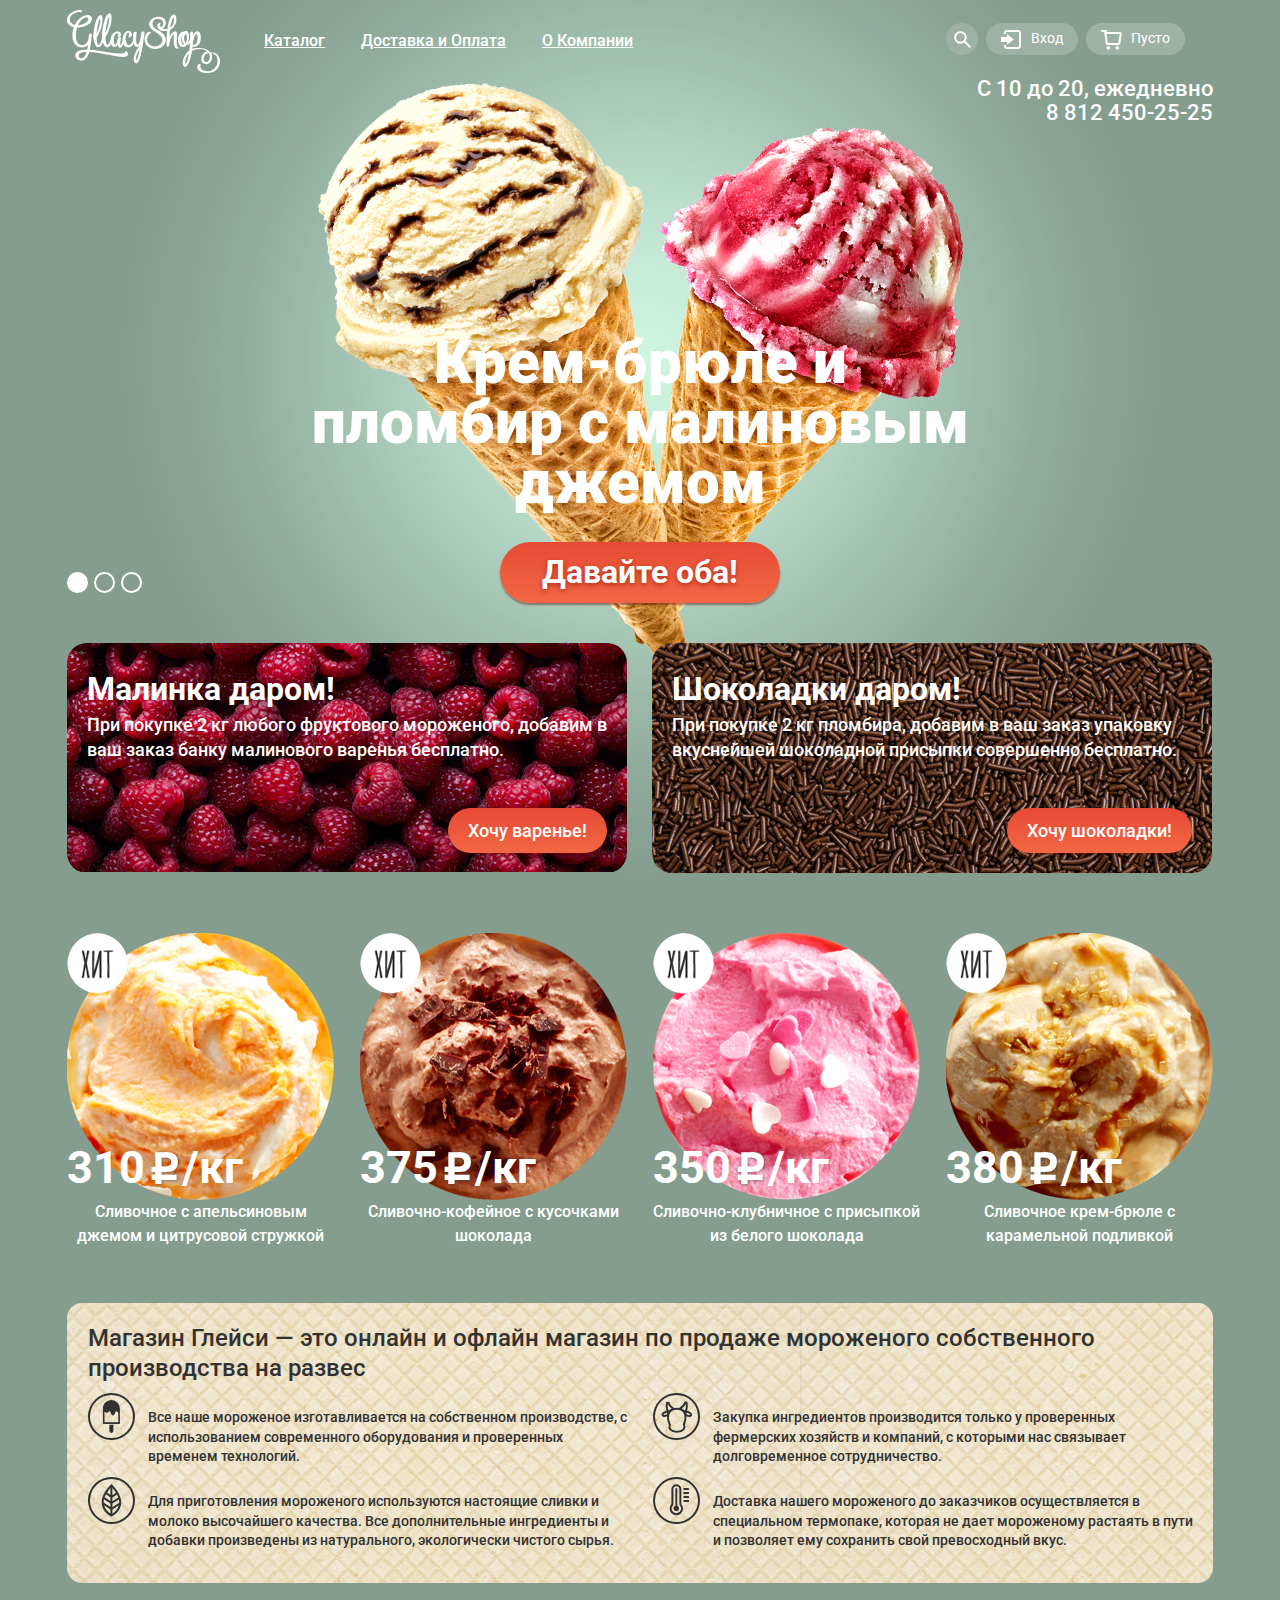
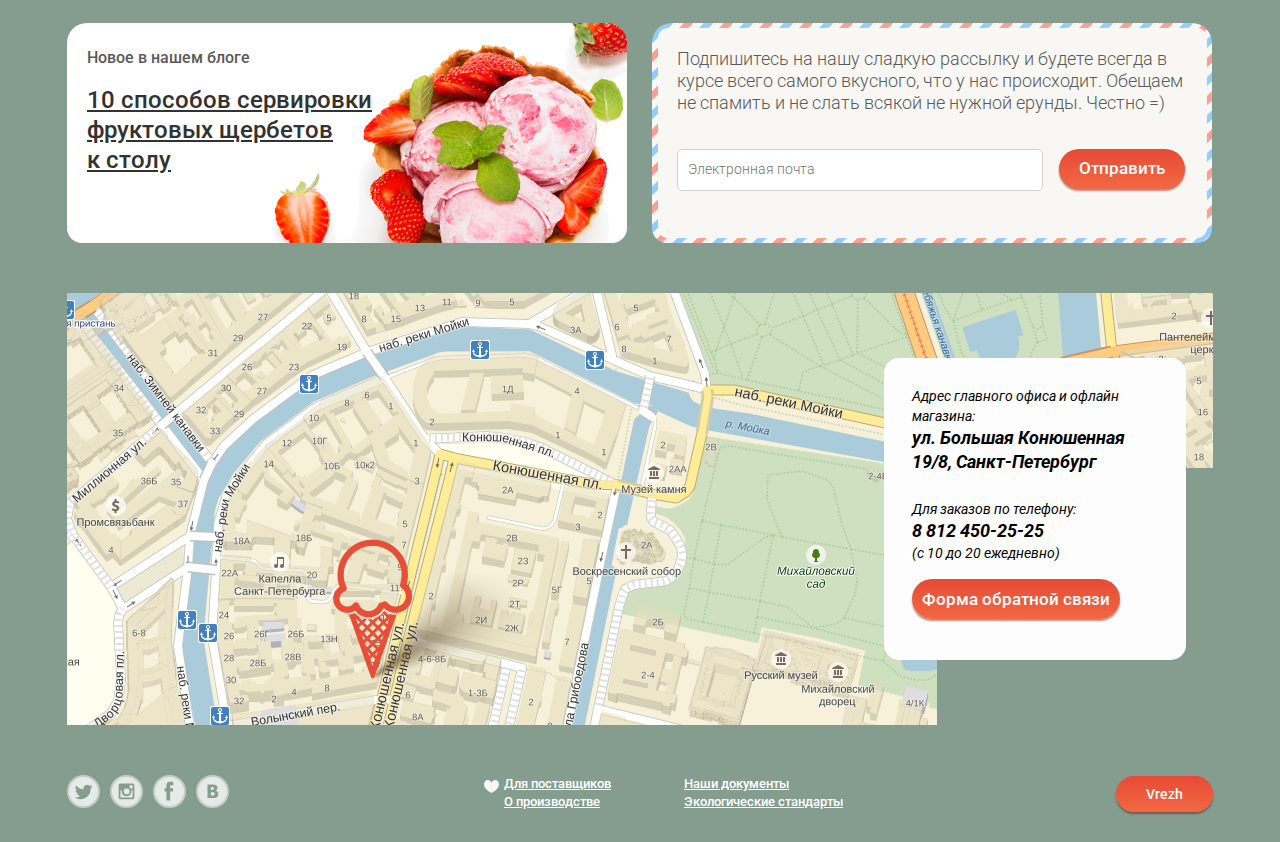
<file: index.html>
<html>
	<head>
		<meta charset="utf-8">
    <title>Gllacy</title>
 		<link href="https://fonts.googleapis.com/css?family=Roboto:100,300,400,500,700,900&amp;subset=cyrillic" rel="stylesheet"> 		<link rel="stylesheet" href="css/normalize.css">
    <link rel="stylesheet" href="css/style.css">	
		<meta name="viewport" content="width=1024">
	</head>
	<body>
		<div class="banner">
			<header class="main-header wrapper clearfix">
				<a href="index.html">
					<img src="img/header/logo.svg" alt="Gllacy" class="nav-logo">
				</a>
				<nav class="main-navigation">
				<ul class="main-menu">
					<li id="dropdown-call-list">
						<a href="catalog.html">Каталог</a>
						<ul class="dropdown" id="dropdown-list">
							<li><span class='dropdown-header'>Новинки</span></li>
							<li><a href="#">Сливочное</a></li>
							<li class="current"><a href="#">Щербеты</a></li>
							<li><a href="#">Фруктовый лед</a></li>
							<li><a href="#">Мелорин</a></li>
						</ul>
					</li>
					<li id="dropdown-call-buy">
						<a href="#">
							Доставка и Оплатa
						</a>
						<div class="dropdown-buy" id="dropdown-buy">
							<p> При покупке 2 кг любого фруктового мороженого, добавим в ваш заказ банку малинового варенья бесплатно. </p>
							<p> Доставка нашего мороженого до заказчиков осуществляется в специальном термопаке, которая не дает мороженому растаять в пути и позволяет ему сохранить свой превосходный вкус. </p>
							<p> При покупке 2 кг пломбира, добавим в ваш заказ упаковку вкуснейшей шоколадной присыпки совершенно бесплатно. </p>
						</div>
					</li>
					<li id="dropdown-call-company">
						<a href="#">О Кoмпании</a>
						<div class="dropdown-about-company" id="dropdown-company">
							<b>
								Магазин Глейси — это онлайн и офлайн магазин по продаже мороженого собственного производства на развес
							</b>
							<p>
								Все наше мороженое изготавливается на собственном производстве, с использованием современного оборудования и проверенных временем технологий.

								Для приготовления мороженого используются настоящие сливки и молоко высочайшего качества. Все дополнительные ингредиенты и добавки произведены из натурального, экологически чистого сырья.
							</p>
						</div>
					</li>
				</ul>
				</nav>
				<section class="common-buttons">
						<div class="common-buttons-wrap">
							<a href="" class='common-btn btn-search' id="search">Поиск</a>
							<div class="dropdown-search" id="dropdown-search">
								<input type="search" placeholder="Что ищем?">
							</div>
						</div>
						<div class="common-buttons-wrap">
							<a href="" class='common-btn btn-log' id="log-button">Вход</a>
							<div class="dropdown-login" id="dropdown-login">
								<form action="" class="log">	
									<input type="mail" placeholder="Электронная почта" required=''>
									<input type="password" placeholder="Пароль" required=''>
									<button class="btn" type="submit">Войти</button>
									<div class="login-inf">	
										<a href="">Забыли пароль</a>
										<a href="">Новая регистрация</a>
								</div>
								</form>
							</div>
						</div>
						<div class="common-buttons-wrap">
							<a href="" class='common-btn btn-basket'>Пусто</a>
						</div>				
				</section>
				<aside class="common-information">
						<p>
							С 10 до 20, ежедневно <br>
							8 812 450-25-25
						</p>
					</aside>
			</header>

			<main class="wrapper">
				<section class="main-banner">
					<div id="slide-1" class="slide">
						<p>
							Крем-брюле и пломбир с малиновым джемом
						</p>
						<a href="catalog.html" class='btn'>Давайте оба!</a>
					</div>
					<div id="slide-2" class="slide">
						<p>
							Шоколадный пломбир и лимонный сорбет 
						</p>
						<a href="catalog.html" class='btn'>Давайте оба!</a>
					</div>
					<div id="slide-3" class="slide">
						<p>
							Пломбир с помадкой и клубничный щербет
						</p>
						<a href="catalog.html" class='btn'>Давайте оба!</a>
					</div>

					<div class="dots">
						<span class="dot current"></span>
						<span class="dot"></span>
						<span class="dot"></span>
					</div>
					
				</section>
				<section class="main-inner-columns clearfix">
					<div class="inner-column inner-berry">
						<h2>Малинка даром!</h2>
						<p>
							При покупке 2 кг любого фруктового мороженого, добавим в ваш заказ банку малинового варенья бесплатно.
						</p>
						<a href="catalog.html" class="btn">Хочу варенье!</a>
					</div>
					<div class="inner-column inner-choc">
						<h2>Шоколадки даром!</h2>
						<p>
							При покупке 2 кг пломбира, добавим в ваш заказ упаковку вкуснейшей шоколадной присыпки совершенно бесплатно.
						</p>
						<a href="catalog.html" class="btn">Хочу шоколадки!</a>
					</div>
				</section>
				
				<section class="main-items index clearfix">
					<section class="item">
						<div class="item-hover">
							<div class="item-content">
								<img src="img/hit/heat1.png" alt="">
								<p class='item-price'>
									<span>310<img src="img/hit/rubble.svg" alt="">/кг</span>
								</p>
								<a href="catalog.html">
									Сливочное с апельсиновым джемом и цитрусовой стружкой
								</a>
							</div>
							<a href="catalog.html" class='btn item-btn'>
								Быстрый просмотр
							</a>
						</div>
					</section>
					<section class="item">
						<div class="item-hover">
							<div class="item-content">
								<img src="img/hit/heat2.png" alt="">
								<p class='item-price'>
									<span>375<img src="img/hit/rubble.svg" alt="">/кг</span>
									</p>
								<a href="catalog.html">
									Сливочно-кофейное с кусочками шоколада
								</a>
							</div>
							<a href="catalog.html" class='btn item-btn'>
								Быстрый просмотр
							</a>
						</div>
					</section>
					<section class="item">
						<div class="item-hover">
							<div class="item-content">
								<img src="img/hit/heat3.png" alt="">
								<p class='item-price'>
									<span>350<img src="img/hit/rubble.svg" alt="">/кг</span>
								</p>
								<a href="catalog.html">
									Сливочно-клубничное с присыпкой из белого шоколада
								</a>
							</div>
							<a href="catalog.html" class='btn item-btn'>
								Быстрый просмотр
							</a>
						</div>
					</section>
					<section class="item">
						<div class="item-hover">
							<div class="item-content">
								<img src="img/hit/heat4.png" alt="">
								<p class='item-price'>
									<span>380<img src="img/hit/rubble.svg" alt="">/кг</span>
								</p>
								<a href="catalog.html">
									Сливочное крем-брюле с карамельной подливкой
								</a>
							</div>
							<a href="catalog.html" class='btn item-btn'>
								Быстрый просмотр
							</a>
						</div>
					</section>
				</section>
				
				<section class="main-about">
					<p>Магазин Глейси  — это онлайн и офлайн магазин по продаже мороженого собственного производства на развес</p>
					<div class="main-about-left">
						<p>
							Все наше мороженое изготавливается на собственном производстве, с использованием современного оборудования и проверенных временем технологий.
						</p>
						<p>
							Для приготовления мороженого используются настоящие сливки и молоко высочайшего качества. Все дополнительные ингредиенты и добавки произведены из натурального, экологически чистого сырья. 
						</p>
					</div>
					<div class="main-about-right">
						<p>
							Закупка ингредиентов  производится только у проверенных фермерских хозяйств и компаний, с которыми нас связывает долговременное сотрудничество.
						</p>
						<p>
							Доставка нашего мороженого до заказчиков осуществляется в специальном термопаке, которая не дает мороженому растаять в пути и позволяет ему сохранить свой превосходный вкус.
						</p>
					</div>
				</section>	
				
				<section class="main-inner-columns clearfix">
					<section class="inner-column inner-news">
						<div class="news-content">
							<p>Новое в нашем блоге</p>
							<a href="#">
								10  способов сервировки <br>
								фруктовых щербетов <br>
								к столу
							</a>
						</div>
					</section>
					<section class="inner-column inner-post">
						<div class="post-content">
							<p>
								Подпишитесь на нашу сладкую рассылку и будете всегда в курсе всего самого вкусного, что у нас происходит. Обещаем не спамить и не слать всякой не нужной ерунды. Честно =) 
							</p>
							<form action="" id="post-mail">
								<label for="">
									<input type="mail" placeholder="Электронная почта" required=''>		
								</label>
								<button type='submit' class="btn">Отправить</button>
							</form>
						</div>
					</section>
				</section>	
				<section class="main-map">
					<iframe src="https://www.google.com/maps/embed?pb=!1m14!1m8!1m3!1d7994.396461306528!2d30.323083!3d59.938794!3m2!1i1024!2i768!4f13.1!3m3!1m2!1s0x4696310fca5ba729%3A0xea9c53d4493c879f!2z0JHQvtC70YzRiNCw0Y8g0JrQvtC90Y7RiNC10L3QvdCw0Y8g0YPQuy4sIDE5LCDQodCw0L3QutGCLdCf0LXRgtC10YDQsdGD0YDQsywg0KDQvtGB0YHQuNGPLCAxOTExODY!5e0!3m2!1sru!2sru!4v1498650896630" width="1146" height="432" frameborder="0" style="border:0" allowfullscreen></iframe>
					<aside class='map-info'>
						<address> 
							<p>Адрес главного офиса и офлайн магазина: </p>
							<h2>ул. Большая Конюшенная 19/8, Санкт-Петербург</h2>
							<p class='map-info-phone'>Для заказов по телефону:</p>
							<h2>8 812 450-25-25 </h2>
							<p>(с 10 до 20 ежедневно)</p>
						</address>
						<a href="" class="btn">Форма обратной связи</a>
					</aside>
				</section>
			</main>

			<footer class="main-footer wrapper clearfix">
				<section class="socials">
					<a href="" class="social-btn social-btn-tw">Twitter</a>
					<a href="" class="social-btn social-btn-inst">Instagram</a>
					<a href="" class="social-btn social-btn-fb">Fb</a>
					<a href="" class="social-btn social-btn-vk">VK</a>
				</section>
				<section class="info-docs">
					<div class="info">
						<a href="">Для поставщиков</a>
						<a href="">О производстве</a>
					</div>
					<div class="docs">
						<a href="">Наши документы</a>
						<a href="">Экологические стандарты</a>
					</div>
				</section>
				<section class="introduce">
						<a href="" class="btn">Vrezh</a>
				</section>

			</footer>

		</div>
		
		<div class="modal-overlay" id="modal-overlay"></div>
			
		<script src="js/index.js"></script>
		
	</body>
</html>
</file>
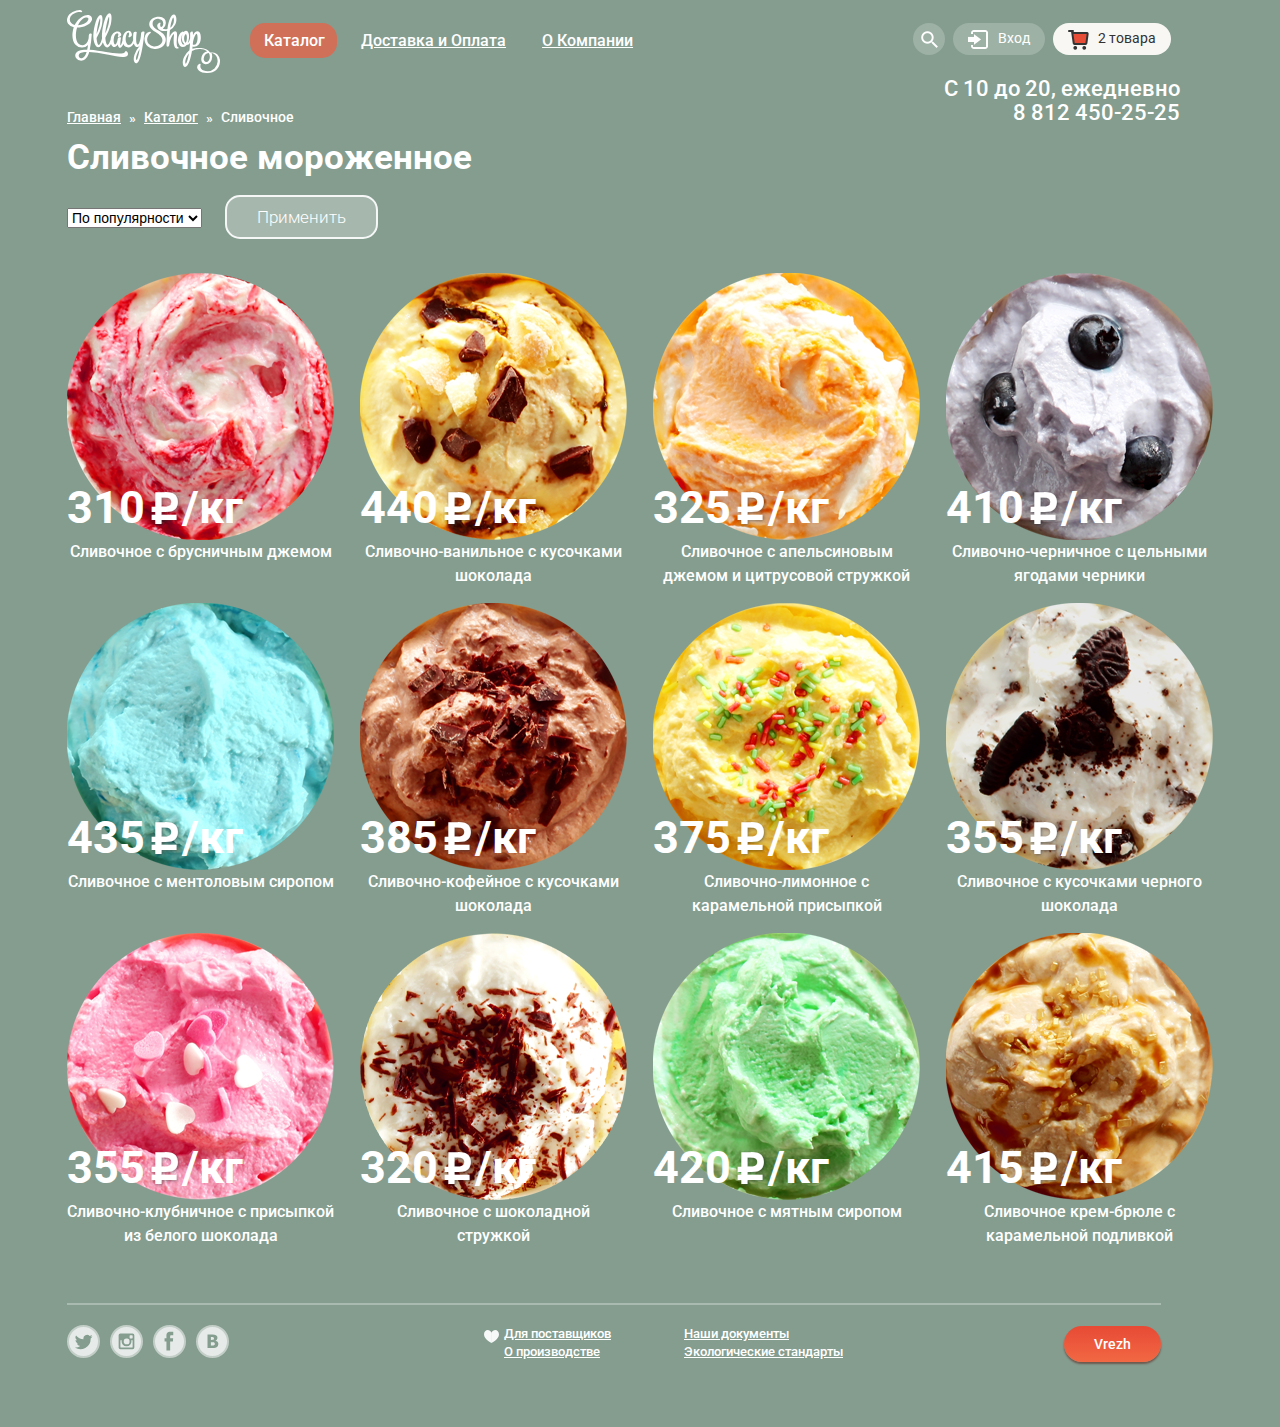
<file: catalog.html>
<html>
	<head>
		<meta charset="utf-8">
    <title>Gllacy</title>
 		<link href="https://fonts.googleapis.com/css?family=Roboto:100,300,400,500,700,900&amp;subset=cyrillic" rel="stylesheet"> 		<link rel="stylesheet" href="css/normalize.css">
    <link rel="stylesheet" href="css/style.css">	
		<meta name="viewport" content="width=1200">
	</head>
	<body class='inner-page'>
		<div class="wrapper">
			<header class="main-header clearfix">
				<a href="index.html">
					<img src="img/header/logo.svg" alt="Gllacy" class="nav-logo">
				</a>
				<nav class="main-navigation">
				<ul class="main-menu">
					<li id="dropdown-call-list">
						<a href="catalog.html" class="active">Каталог</a>
						<ul class="dropdown" id="dropdown-list">
							<li><span class='dropdown-header'>Новинки</span></li>
							<li class="current"><a href="#">Сливочное</a></li>
							<li><a href="#">Щербеты</a></li>
							<li><a href="#">Фруктовый лед</a></li>
							<li><a href="#">Мелорин</a></li>
						</ul>
					</li>
					<li id="dropdown-call-buy">
						<a href="#">
							Доставка и Оплатa
						</a>
						<div class="dropdown-buy" id="dropdown-buy">
							<p> При покупке 2 кг любого фруктового мороженого, добавим в ваш заказ банку малинового варенья бесплатно. </p>
							<p> Доставка нашего мороженого до заказчиков осуществляется в специальном термопаке, которая не дает мороженому растаять в пути и позволяет ему сохранить свой превосходный вкус. </p>
							<p> При покупке 2 кг пломбира, добавим в ваш заказ упаковку вкуснейшей шоколадной присыпки совершенно бесплатно. </p>
						</div>
					</li>
					<li id="dropdown-call-company">
						<a href="#">О Кoмпании</a>
						<div class="dropdown-about-company" id="dropdown-company">
							<b>
								Магазин Глейси — это онлайн и офлайн магазин по продаже мороженого собственного производства на развес
							</b>
							<p>
								Все наше мороженое изготавливается на собственном производстве, с использованием современного оборудования и проверенных временем технологий.

								Для приготовления мороженого используются настоящие сливки и молоко высочайшего качества. Все дополнительные ингредиенты и добавки произведены из натурального, экологически чистого сырья.
							</p>
						</div>
					</li>
				</ul>
				</nav>
				<section class="common-buttons">
						<div class="common-buttons-wrap">
							<a href="" class='common-btn btn-search' id="search">Поиск</a>
							<div class="dropdown-search" id="dropdown-search">
								<input type="search" placeholder="Что ищем?">
							</div>
						</div>
						<div class="common-buttons-wrap">
							<a href="" class='common-btn btn-log' id="log-button">Вход</a>
							<div class="dropdown-login" id="dropdown-login">
								<form action="" class="log">	
									<input type="mail" placeholder="Электронная почта" required=''>
									<input type="password" placeholder="Пароль" required=''>
									<button class="btn" type="submit">Войти</button>
									<div class="login-inf">	
										<a href="">Забыли пароль</a>
										<a href="">Новая регистрация</a>
								</div>
								</form>
							</div>
						</div>
						<div class="common-buttons-wrap">
							<a href="" class='common-btn btn-basket' id="basket">2 товара</a>
							<div class="dropdown-basket" id="dropdown-basket">
								<div class="basket-item clearfix">
									<button id="delete" class="delete"></button>
									<img src="img/inner/ice-small.png" alt="">
									<div class="basket-item-title"> Пломбир с апельсиновым джемом</div>
									<div class="basket-item-count"><span>1 кг</span> х 300 руб.</div>
									<div class="basket-item-price">300 руб.</div>
								</div>
								<div class="basket-item basket-last-item clearfix">
									<button id="delete" class="delete"></button>
									<img src="img/inner/ice-small-2.png" alt=""> 
									<div class="basket-item-title">Клубничный пломбир с присыпкой из белого шоколада</div>
									<div class="basket-item-count"><span class="kg">1,5 кг</span> х 300 руб.</div>
									<div class="basket-item-price">450 руб.</div>
								</div>
								
								<div class="order">
									<p>Итого: 750рублей</p>
									<a href="" class="btn">Оформить заказ</a>
								</div>
							</div>
						</div>				
				</section>
				<aside class="common-information">
						<p>
							С 10 до 20, ежедневно <br>
							8 812 450-25-25
						</p>
					</aside>
			</header>

			<main>
				<div class="breadcrumbs">
					<a href="index.html">Главная</a>
					<a href="catalog.html">Каталог</a>
					<a href="" class='breadcrumbs-current'>Сливочное</a>
				</div>
				<div class="container">
					<h1>Сливочное мороженное</h1>
					
					<form action="">
						
						<div class="select">
							<select>
								<option value="popular">По популярности</option>
								<option value="cheap">Недорогие</option>
								<option value="rich">Сначала дорогие</option>
								<option value="fat">По жирности</option>
							</select>
						</div>
          	
          	<input class="btn-filter" value="Применить" type="submit">
					</form>
					
					<section class="main-items clearfix">
					<section class="item">
						<div class="item-hover">
							<div class="item-content">
								<img src="img/inner/1.png" alt="">
								<p class='item-price'>
									<span>310<img src="img/hit/rubble.svg" alt="">/кг</span>
								</p>
								<a href="catalog.html">
									Сливочное с брусничным джемом
								</a>
							</div>
							<a href="catalog.html" class='btn item-btn'>
								Быстрый просмотр
							</a>
						</div>
					</section>
					<section class="item">
						<div class="item-hover">
							<div class="item-content">
								<img src="img/inner/1-1.png" alt="">
								<p class='item-price'>
									<span>440<img src="img/hit/rubble.svg" alt="">/кг</span>
									</p>
								<a href="catalog.html">
									Сливочно-ванильное с кусочками шоколада
								</a>
							</div>
							<a href="catalog.html" class='btn item-btn'>
								Быстрый просмотр
							</a>
						</div>
					</section>
					<section class="item">
						<div class="item-hover">
							<div class="item-content">
								<img src="img/inner/1-2.png" alt="">
								<p class='item-price'>
									<span>325<img src="img/hit/rubble.svg" alt="">/кг</span>
								</p>
								<a href="catalog.html">
									Сливочное с апельсиновым джемом и цитрусовой стружкой
								</a>
							</div>
							<a href="catalog.html" class='btn item-btn'>
								Быстрый просмотр
							</a>
						</div>
					</section>
					<section class="item">
						<div class="item-hover">
							<div class="item-content">
								<img src="img/inner/2.png" alt="">
								<p class='item-price'>
									<span>410<img src="img/hit/rubble.svg" alt="">/кг</span>
								</p>
								<a href="catalog.html">
									Сливочно-черничное с цельными ягодами черники 
								</a>
							</div>
							<a href="catalog.html" class='btn item-btn'>
								Быстрый просмотр
							</a>
						</div>
					</section>
					<section class="item">
						<div class="item-hover">
							<div class="item-content">
								<img src="img/inner/2-1.png" alt="">
								<p class='item-price'>
									<span>435<img src="img/hit/rubble.svg" alt="">/кг</span>
								</p>
								<a href="catalog.html">
									Сливочноe с ментоловым сиропом
								</a>
							</div>
							<a href="catalog.html" class='btn item-btn'>
								Быстрый просмотр
							</a>
						</div>
					</section>
					<section class="item">
						<div class="item-hover">
							<div class="item-content">
								<img src="img/inner/2-2.png" alt="">
								<p class='item-price'>
									<span>385<img src="img/hit/rubble.svg" alt="">/кг</span>
									</p>
								<a href="catalog.html">
									Сливочно-кофейное с кусочками шоколада
								</a>
							</div>
							<a href="catalog.html" class='btn item-btn'>
								Быстрый просмотр
							</a>
						</div>
					</section>
					<section class="item">
						<div class="item-hover">
							<div class="item-content">
								<img src="img/inner/3.png" alt="">
								<p class='item-price'>
									<span>375<img src="img/hit/rubble.svg" alt="">/кг</span>
								</p>
								<a href="catalog.html">
									Сливочно-лимонное с карамельной присыпкой
								</a>
							</div>
							<a href="catalog.html" class='btn item-btn'>
								Быстрый просмотр
							</a>
						</div>
					</section>
					<section class="item">
						<div class="item-hover">
							<div class="item-content">
								<img src="img/inner/3-1.png" alt="">
								<p class='item-price'>
									<span>355<img src="img/hit/rubble.svg" alt="">/кг</span>
								</p>
								<a href="catalog.html">
									Сливочное с кусочками черного шоколада
								</a>
							</div>
							<a href="catalog.html" class='btn item-btn'>
								Быстрый просмотр
							</a>
						</div>
					</section>
					<section class="item">
						<div class="item-hover">
							<div class="item-content">
								<img src="img/inner/3-2.png" alt="">
								<p class='item-price'>
									<span>355<img src="img/hit/rubble.svg" alt="">/кг</span>
								</p>
								<a href="catalog.html">
									Сливочно-клубничное с присыпкой из белого шоколада
								</a>
							</div>
							<a href="catalog.html" class='btn item-btn'>
								Быстрый просмотр
							</a>
						</div>
					</section>
					<section class="item">
						<div class="item-hover">
							<div class="item-content">
								<img src="img/inner/4.png" alt="">
								<p class='item-price'>
									<span>320<img src="img/hit/rubble.svg" alt="">/кг</span>
									</p>
								<a href="catalog.html">
									Сливочное с шоколадной стружкой
								</a>
							</div>
							<a href="catalog.html" class='btn item-btn'>
								Быстрый просмотр
							</a>
						</div>
					</section>
					<section class="item">
						<div class="item-hover">
							<div class="item-content">
								<img src="img/inner/4-1.png" alt="">
								<p class='item-price'>
									<span>420<img src="img/hit/rubble.svg" alt="">/кг</span>
								</p>
								<a href="catalog.html">
									Сливочное с мятным сиропом
								</a>
							</div>
							<a href="catalog.html" class='btn item-btn'>
								Быстрый просмотр
							</a>
						</div>
					</section>
					<section class="item">
						<div class="item-hover">
							<div class="item-content">
								<img src="img/inner/4-2.png" alt="">
								<p class='item-price'>
									<span>415<img src="img/hit/rubble.svg" alt="">/кг</span>
								</p>
								<a href="catalog.html">
									Сливочное крем-брюле с карамельной подливкой
								</a>
							</div>
							<a href="catalog.html" class='btn item-btn'>
								Быстрый просмотр
							</a>
						</div>
					</section>
				</section>
				</div>
				
			</main>
			
			<footer class="inner-footer clearfix">
				<section class="socials">
					<a href="" class="social-btn social-btn-tw">Twitter</a>
					<a href="" class="social-btn social-btn-inst">Instagram</a>
					<a href="" class="social-btn social-btn-fb">Fb</a>
					<a href="" class="social-btn social-btn-vk">VK</a>
				</section>
				<section class="info-docs">
					<div class="info">
						<a href="">Для поставщиков</a>
						<a href="">О производстве</a>
					</div>
					<div class="docs">
						<a href="">Наши документы</a>
						<a href="">Экологические стандарты</a>
					</div>
				</section>
				<section class="introduce">
						<a href="" class="btn">Vrezh</a>
				</section>

			</footer>

		</div>
		
		<div class="modal-overlay" id="modal-overlay"></div>
			
		<script src="js/index.js"></script>
		
	</body>
</html>
</file>
<file: css/style.css>
*,
*:before,
*:after {
  box-sizing: border-box;
}

body{
	min-width: 1200px;
  
	font-family: 'Roboto', sans-serif;
	font-weight: 500;
	font-size: 14px;
	line-height: 1.4;
	color: #fff;
	
	background-color: #849d8f;
}

.clearfix{
  content: "";
  display: table;
  clear: both;
}

/*begin---------------------------INDEX.HTML*/
/*header*/
.wrapper{
	width: 1146px;
	margin: 0 auto;
}

header{
	position: relative;
	padding-top: 10px;
}

header a{
	color: #fff;
}

header .nav-logo{
	float: left;
	vertical-align: bottom;
}

header .btn,
main .btn,
footer .btn{
 	text-align: center;
  background-image: -webkit-linear-gradient(#e74a35, #f26843);
  background-image: -o-linear-gradient(#e74a35, #f26843);
  background-image: linear-gradient(#e74a35, #f26843);
 	border: none;
 	border-radius: 50px;
 	box-shadow: 0px 2px 2px 0px rgba(85, 8, 0, 0.46);
	cursor: pointer;
}


.main-navigation {
  float: left;
  width: 688px;
}


ul.main-menu{
	margin: 0;
	margin-left: 30px;
	padding: 0;
	
	list-style: none;
	font-size: 0;
}

ul.main-menu > li{
	display: inline-block;
	padding-top: 8px;
	padding-bottom: 13px;
	margin-top: 5px;
	margin-right: 10px;
	
	font-size: 16px;
	vertical-align: top;
}

.main-navigation a{
	display: block;
	padding: 7px 12px 6px 14px;
	position: relative;
}

ul.main-menu > li:hover > a:not(.active),
ul.main-menu > li:active > a:not(.active){  
	font-weight: 700;
  color: black;
  border-radius: 14px;
	background: #f7f6f3;
	text-decoration: none;
	box-shadow: 0px 1px 1px 0px #323232;
}

ul.main-menu > li:first-child:hover .dropdown{
	display: block;
}

/*dropdown*/

ul.dropdown{
	position: absolute;
	z-index: 10;
	
	display: none;
	width: 143px;
	margin: 0;
	margin-top: 5px;
	padding: 0;
	
	font-size: 14px;
	line-height: 18px;
	background: #f8f7f4;
	border-radius: 5px;
	list-style: none;
}

.dropdown a{
	display: block;
	width: 123px;
	margin: 0;
	padding-top: 5px;
	padding-bottom: 6px;
	padding-left: 20px;
	
	color: #000;
	text-decoration: none;
	font-weight: 300;
}

.dropdown li{
	margin: 5px 0;
}

.dropdown li:first-child {
	padding: 0;
  margin-right: 8px;
  margin-top: 4px;
  margin-left: 6px;
  padding-top: 5px;
  padding-bottom: 4px;
  padding-left: 16px;
  border-bottom: 1px solid #d1d0ce;
}

.dropdown .dropdown-header{
	font-weight: 500;
	
	color: #323232;
}

.dropdown li:hover{
	background: #fbded7;
}
.dropdown li:active{
	background: #f6b5a5;
}

.dropdown li:first-child:hover,
.dropdown li:first-child:active{
	background: #f8f7f4;
}

.dropdown .current{
	background: #d07058
}

.dropdown-buy,
.dropdown-about-company{
	position: absolute;
	z-index: 10;
	
	display: none;
	width: 500px;
	margin-top: 5px;
	padding: 10px 15px;
	
	color: #000;
	font-size: 14px;
	font-weight: 300;
	line-height: 18px;
	background: #f8f7f4;
	border-radius: 5px;
}

ul.main-menu > li:nth-child(2):hover .dropdown-buy,
ul.main-menu > li:nth-child(2):active .dropdown-buy{
	display: block;
}
ul.main-menu > li:nth-child(3):hover .dropdown-about-company,
ul.main-menu > li:nth-child(3):active .dropdown-about-company{
	display: block;
}

.dropdown-search{
	position: absolute;
	z-index: 15;
	right: 10px;
	
	display: none;
	width: 300px;
	min-height: 75px;
	padding: 15px;
	margin-top: 5px;
	
	background: #f8f7f4;
	border-radius: 5px;
	box-shadow: 0 2px 5px rgba(0, 0, 0, .2);
}

.dropdown-search input,
.dropdown-login input,
.inner-post input{
	width: 100%;
	padding: 10px;
	
	border: none;
	border: 1px solid #d3d3d2;
	border-radius: 5px;

	font-family: 'Roboto', sans-serif;
	font-weight: 300;
	font-size: 14px;
	line-height: 1.4;
}

.dropdown-login{
	position: absolute;
	right: 10px;
	z-index: 15; 
	
	display: none;
	min-height: 180px;
	width: 280px;
	margin-top: 5px;
	
	background: #f8f7f4;
	border-radius: 5px;
	box-shadow: 0 2px 5px rgba(0, 0, 0, .2);
}

.dropdown-basket{
	position: absolute;
	right: 10px;
	z-index: 15; 
	
	display: none;
	width: 540px;
	height: 280px;
	margin-top: 5px;
	padding-top: 35px;
	
	background: #f8f7f4;
	border-radius: 5px;
	box-shadow: 0 2px 5px rgba(0, 0, 0, .2);
	color: #323232;
}

.dropdown-basket .order{
	float: right;
	margin-right: 35px;
}

.basket-item{
	margin: 0 40px;
	margin-bottom: 15px;
}

.order p{
	margin: 0;
	margin: 10px 0 20px 0;
	padding: 0;
	text-align: right;
	
}

.order .btn{
	padding: 10px 30px;
}


.basket-item button{
	position: absolute;
	content: '';
	left: 15px;
	
	width: 10px;
	height: 10px;
	
	border: none;
	background: url(../img/inner/exit.svg) no-repeat;
}

.basket-item button{
	top: 40px;
}
.basket-last-item button{
	top: 95px;
}

.basket-last-item{
	padding-bottom: 25px;
	border-bottom: 1px solid #cacac7;
}

.dropdown-basket img{
	position: relative;
	top: -5px;
	
	width: 33px;
	height: 33px;
	
	border-radius: 50%;
}

.basket-item .basket-item-title,
.basket-item .basket-item-count,
.basket-item .basket-item-price{
	display: inline-block;
	vertical-align: top;
	
	font-size: 13px;
	line-height: 17px;
	font-weight: 300;
}

.basket-item .basket-item-title{
	width: 210px;
	margin-right: 20px;
	margin-left: 10px;
}

.basket-item .basket-item-count{
	width: 90px;
	margin-right: 20px;
}

.basket-item .basket-item-price{
	width: 60px;
}

.dropdown-login form.log{
	margin: 20px 15px;
}


.dropdown-login .btn{
	float: left;
	padding: 10px 30px;
	margin-bottom: 15px;
	
	font-weight: 500;
	text-align: center;
    background-image: -webkit-linear-gradient(#e74a35, #f26843);
    background-image: -o-linear-gradient(#e74a35, #f26843);
    background-image: linear-gradient(#e74a35, #f26843);
 	border: 0;
 	border-radius: 50px;
 	box-shadow: 0px 2px 2px 0px rgba(85, 8, 0, 0.46);
	color: #fff;
}
.dropdown-login button{
	font-family: 'Roboto', sans-serif;
	font-weight: 500;
	font-size: 15px;
	line-height: 1.4;
}
.dropdown-login input{
	margin-bottom: 15px;
}

.login-inf{
	float: right;
	width: 130px;
}

.dropdown-login .login-inf a{
	color: #333333;
	text-decoration: underline; 
}

.dropdown-login .login-inf a:hover{
	text-decoration: none;
}
/*END------------ DROPDOWN----------------*/

.common-information{
	position: absolute;
	right: 0;
	top: 55px;
	
	font-size: 22px;
	line-height: 24px;
	text-align: right;
		
	clear: both;
}

.common-buttons{
	width: 267px;
	height: 58px;
	float: right;
	margin-left: 5px;
	padding: 13px 0px 0px 0px;
}
.common-buttons a{
	text-decoration: none;
	font-weight: 400;
}

.common-buttons-wrap{
	position: relative;
	
	display: inline-block;
	vertical-align: top;
	
	padding-bottom: 10px;
}

.common-btn{
	position: relative;
	
	display: inline-block;
	margin-right: 5px;
	
	border: 0;
	background: #9db1a5;
	border-radius: 16px;
}

.common-buttons-wrap .btn-search {
    height: 32px;
    width: 32px;
    font-size: 0px;
}
.common-buttons-wrap .btn-basket {
    height: 32px;
	padding: 6px 0;
	padding-left: 45px;
	padding-right: 15px;
}
.common-buttons-wrap .btn-log {
	padding: 6px 0;
	padding-left: 45px;
	padding-right: 15px;
}


.btn-search::before{
	content: "";
	position: absolute;
	width: 17px;
	height: 17px;
	top: 8px;
	left: 8px;

	background-image: url(../img/header/sprite.png);
    background-repeat: no-repeat;
    background-position: -5px -123px;
}

.btn-basket::before{
	content: "";
	position: absolute;
	width: 21px;
	height: 20px;
	left: 15px;
	top: 7px;

	background-image: url(../img/header/sprite.png);
    background-repeat: no-repeat;
    background-position: -5px -5px;
}

.btn-log::before{
	content: "";
	position: absolute;
	width: 21px;
	height: 19px;
	left: 15px;
	top: 7px;

	background-image: url(../img/header/sprite.png);
    background-repeat: no-repeat;
    background-position: -5px -65px;
}

.btn-search:hover,
.btn-basket:hover,
.btn-log:hover,
.inner-page .btn-basket{
	background: #f8f7f4;
	color: #323232;
}

.btn-search:hover::before{
    background-position: -5px -150px;
}
.btn-basket:hover::before,
.inner-page .btn-basket::before{
    background-position: -5px -35px;
}
.btn-log:hover::before{
    background-position: -5px -94px;
}

/*slide---------------------------ice-cream*/

.main-banner{
	position: relative;
	
	min-height: 230px;
	margin-top: 300px;
}

.main-banner p{
	position: absolute;
	left: 50%;
	bottom: 90px;
	
	width: 660px;
	margin: 0 auto;
	margin-left: -330px;
	padding: 0;
	
  font-size: 60px;
	line-height: 60px;
	font-weight: 900;
  text-align: center;
}

.main-banner .btn{
	position: absolute;
	bottom: 0;
	left: 50%;
	
	width: 280px;
	margin: 0 auto;
	margin-left: -140px;
	padding: 8px 30px;

  font-size: 32px;
  font-family: "Roboto";
  font-weight: 700;
  text-align: center;
	background: linear-gradient(#e74a35, #f26843);
  text-shadow: 0px 2px 5px rgba(160, 32, 11, 0.76);
	border-radius: 50px;
}


.btn:hover{
    background-image: linear-gradient(#f58669, #ec6f5e);
    box-shadow: 0px 2px 2px 0px #ac1000;
}

.main-banner a{
	text-decoration: none;
	color: #fff;
}


.banner,
.banner::before,
.banner::after{
    background-repeat: no-repeat;
	background-position: top center;
}

.banner::before,
.banner::after{
    content: '';
    visibility: hidden;
}
.banner{
	background-image: url(../img/ice-cream/ice-bg.png);
}
.banner::before{
	background-image: url(../img/ice-cream/ice-bg-2.png);
}

.banner::after{
	background-image: url(../img/ice-cream/ice-bg-3.png);
}
.main-banner #slide-2,
.main-banner #slide-3{
	display: none;
}

/*dots*/
.dots{
	position: absolute;
	bottom: 10px;
}

.dot{
	display: inline-block;
  width: 21px;
  height: 21px;
	margin-right: 3px;
	
	font-size: 0;
	vertical-align: top;
	background-color: transparent;
	border: 2px solid #fff;
	border-radius: 50%;
	cursor: pointer;
}

.dot.current{
	background-color: #fff;
}
.dot.current:hover{
	background-color: #fff;
}

.dot:hover{
	background: #b2c1b7;
}


/*chocolate-berry banner*/
.main-inner-columns{
	margin: 40px 0;
}

.main-inner-columns .inner-berry{
	background-image: url(../img/banners/raspberian.jpg);
	background-repeat: no-repeat;
}
.main-inner-columns .inner-choc{
	background-image: url(../img/banners/chocolate.jpg);
	background-repeat: no-repeat;
}

.inner-column:first-child{
	margin-right: 25px;
}

.inner-column{
	position: relative;
	
	width: 560px;
	height: 230px;
	padding: 24px 20px;
	float: left;
	
	border-radius: 20px;
}

.inner-column h2{
	margin: 0;
	padding: 0;
	
	font-size: 32px;
}

.inner-column p{
	margin: 0;
	padding: 0;
	
	font-size: 18px;
}

.inner-column .btn{
	position: absolute;
	right: 20px;
	bottom: 20px;
	
	padding: 10px 20px;
}

.inner-column a{
	text-decoration: none;
	color: #fff;
	font-size: 18px;
}


/*items*/
.main-items{
	margin-bottom: 60px;
	margin-left: -20px;
}

.main-items p{
	margin: 0;
	padding: 0;
}

.main-items .item,
.main-items .item-content{
	position: relative;
	left: 10px;
	top: 10px;

	
	float: left;
	width: 267px;
	min-height: 330px;
	margin-right: 26px;
	
	text-align: center;
	cursor: pointer;
}

.main-items .item:nth-child(4n){
	margin-right: 0;
}

.item > img{
	width: 270px;
	height: 270px;
	border-radius: 50%;
}
.index .item-content::before{
	content: '';
	position: absolute;
	left: 0;
	
	width: 61px;
	height: 61px;
	border-radius: 50%;
	
	background: url(../img/hit/heat.png);
}

.item a{
	color: #fff;
	font-size: 16px;
	line-height: 24px;
	text-decoration: none;
}

.item .btn{
	display: none;
	padding: 10px 25px;
}

.item:hover .item-hover{
	position: absolute;
	z-index: 3;
	
	width: 290px;
  height: 390px;
	
  border-radius: 5px;
  background-color: rgba(248, 247, 244, 0.3);
  box-shadow: 0px 20px 20px 0px rgba(0, 0, 0, 0.4);
}

.item:hover .btn{
	display: inline-block;
}

.item-content .item-price{
	position: absolute;
	bottom: 80px;
	
	line-height: 13px;
	font-weight: 700;
	font-size: 45px;
}
.item-price img{
	width: 32px;
	height: 37px;
	margin-bottom: -5px;
	margin-left: 5px;
}

/*main-about*/
.main-about{
	height: 280px;
	width: 1146px;
	padding-top: 20px;
	padding-left: 21px;
	border-radius: 15px;
	color: #323232;
	background: url(../img/seo/waffel-pattern.png);
}

.main-about p{
	margin: 0;
	padding: 0;
}

.main-about > p{
	margin-bottom: 25px;
	
	font-size: 24px;
	line-height: 30px;
	font-weight: 500;
}

.main-about-left{
	margin-right: 25px;
}

.main-about-left,
.main-about-right{
	float: left;
	width: 540px;
}

.main-about-left p,
.main-about-right p{
	position: relative;
	
	padding-left: 60px;
	padding-bottom: 25px;
}

.main-about-left p:nth-child(1)::before,
.main-about-left p:nth-child(2)::before,
.main-about-right p:nth-child(1)::before,
.main-about-right p:nth-child(2)::before{
	content: '';
	position: absolute;
	left: 0;
	top: -15px;
	
	width: 50px;
	height: 50px;
}

.main-about-left p:nth-child(1)::before{
	background-image: url(../img/seo/ice-.svg);
    background-repeat: no-repeat;
}
.main-about-left p:nth-child(2)::before{
	background-image: url(../img/seo/sheet.svg);
    background-repeat: no-repeat;
}
.main-about-right p:nth-child(1)::before{
	background-image: url(../img/seo/cow.svg);
    background-repeat: no-repeat;
}
.main-about-right p:nth-child(2)::before{
	background-image: url(../img/seo/thermometer.svg);
    background-repeat: no-repeat;
}


/*banner-post-news*/
.inner-news{
	background: url(../img/news/strawberry.png) no-repeat;
	color: #5a5a5a;
	cursor: pointer;
}

.inner-post{
	padding: 25px;
	
	background: url(../img/post/post.png) no-repeat;
	color: #5a5a5a;
	font-size: 16px;
	line-height: 22px;
	font-weight: 300;
	cursor: pointer;
}

.inner-news p{
	margin-bottom: 15px;
	
	font-size: 16px;
	color: #5a5a5a;
}
.inner-news a{
	color: #323232;
	text-decoration: underline;
	font-size: 24px;
	line-height: 30px;
}

.post-content form{
	margin-top: 35px;
}

.post-content .btn{
	position: static;
	
	color: #fff;
	font-size: 17px;
	font-family: 'Roboto', sans-serif;
	font-weight: 500;
}

.post-content input{
	width: 366px;
	margin-right: 12px;
}

/*map*/
.main-map{
	position: relative;
	
	margin-bottom: 50px;
	
	background-image: url(../img/footer/map.png);
}

.main-map p,
.main-map h2{
	margin: 0;
	padding: 0;
}

.main-map p{
	font-weight: 400;
	font-size: 14px;
	line-height: 20px;
}
.main-map h2{
	font-weight: 700;
	font-size: 18px;
	line-height: 24px;
}

.main-map .map-info{
	position: absolute;
	right: 27px;
	top: 65px;
	
	width: 302px;
	height: 302px;
	padding: 28px;
	
	color: #000;
	background: #fdfdfd;
	border-radius: 15px;
}

.map-info address{
	margin-bottom: 25px;
}

.map-info .map-info-phone{
	margin-top: 25px;
}

.map-info .btn{
	padding: 10px;
	
	color: #fff;
	font-size: 17px;
	font-family: 'Roboto', sans-serif;
	font-weight: 500;
}

.map-info a{
	text-decoration: none;
}

/*footer*/

footer a{
	color: #fff;
}

footer .socials,
footer .info-docs{
	float: left;
	margin-bottom: 30px;
}

footer .introduce{
    float: right;
    margin-bottom: 30px;
    margin-top: 10px;
}

footer .socials{
	width: 267px;
	margin-right: 170px;
	
	font-size: 0;
}

footer .social-btn{
	display: inline-block;
	width: 33px;
	height: 33px;
	margin-right: 10px;
	
	background-position: center;
	border: 2px solid #c2cec7;
	border-radius: 50%;
}


footer .social-btn:hover{
	border-color: #fdfdfd;
}

footer .social-btn-tw{
	background-image: url(../img/footer/twitter.svg);
    background-repeat: no-repeat;
}
footer .social-btn-fb{
	background-image: url(../img/footer/fb.svg);
    background-repeat: no-repeat;
}
footer .social-btn-inst{
	background-image: url(../img/footer/inst.svg);
    background-repeat: no-repeat;
}
footer .social-btn-vk{
	background-image: url(../img/footer/vk.svg);
    background-repeat: no-repeat;
}

footer .info-docs{
	position: relative;
	
	width: 360px;
	margin-right: 200px;
}

.info-docs .info,
.info-docs .docs{
	width: 180px;
	float: left
}

.info-docs img{
	position: absolute;
	left: -20px;
	top: 5px;
	
}

.info-docs a{
	display: block;
	font-size: 13px;
}

.info-docs a:hover{
    text-decoration: none;
}

.info:first-child::before{
    content: '';
    position: absolute;
    left: -20px;
    top: 5px;
    
    width: 16px;
    height: 14px;
    
    background: url(../img/footer/heart.svg) no-repeat;
}

.introduce .btn{
	padding: 10px 30px;
}

.introduce a{
    text-decoration: none;
}
/*close---------------------------INDEX.HTML*/

/*begin-----------------------CATALOG.HTML*/
header,
main,
footer{
	margin-bottom: 35px;
}

footer.inner-footer{
	padding-top: 20px;
	
	border-top: 2px solid #a9bbb1;
}

header a.active{
	text-decoration: none;
	background: #d07058;
	border-radius: 15px;
}

header a.active:hover{
	background: #d07058;
}

.container h1{
	margin: 0;
	margin-top: 15px;
	padding: 0;
	
	font-size: 35px;
	line-height: 30px;
}

/*breadcrumbs*/

.breadcrumbs a{
	position: relative;
	
	margin-right:20px;
	
	color: #fff;
}

.breadcrumbs .breadcrumbs-current{
	text-decoration: none;
}

.breadcrumbs a:not(.breadcrumbs-current):hover{
	text-decoration: none;
}

.breadcrumbs a:not(.breadcrumbs-current)::after{
	content: '»';
	position: absolute;
	right: -15px;
	top: 0;
}

/*form*/

.container form{
	display: inline-block;
}

.container .select{
	display: inline-block;
	margin-top: 35px;
	margin-right: 20px;
}

.container .btn-filter{
	display: inline-block;
	padding: 10px 30px;
	
	background: #a6b8ae;
	border: none;
	border: 2px solid #f6f8f7;
	border-radius: 15px;
	font-family: 'Roboto', sans-serif;
	font-weight: 300;
	font-size: 17px;
	line-height: 1.2;
	color: #fff;
	
	cursor: pointer;
}
/*end-----------------------CATALOG.HTML*/

/*begin----------------------------MODAL*/
.modal-overlay{
	position: fixed;
	top: 0;
	left: 0;
	z-index: 14;
	display: none;
	width: 100%;
	height: 100%;
	background: rgba(0, 0, 0, 0.5);

}
/*end----------------------------MODAL*/
</file>
